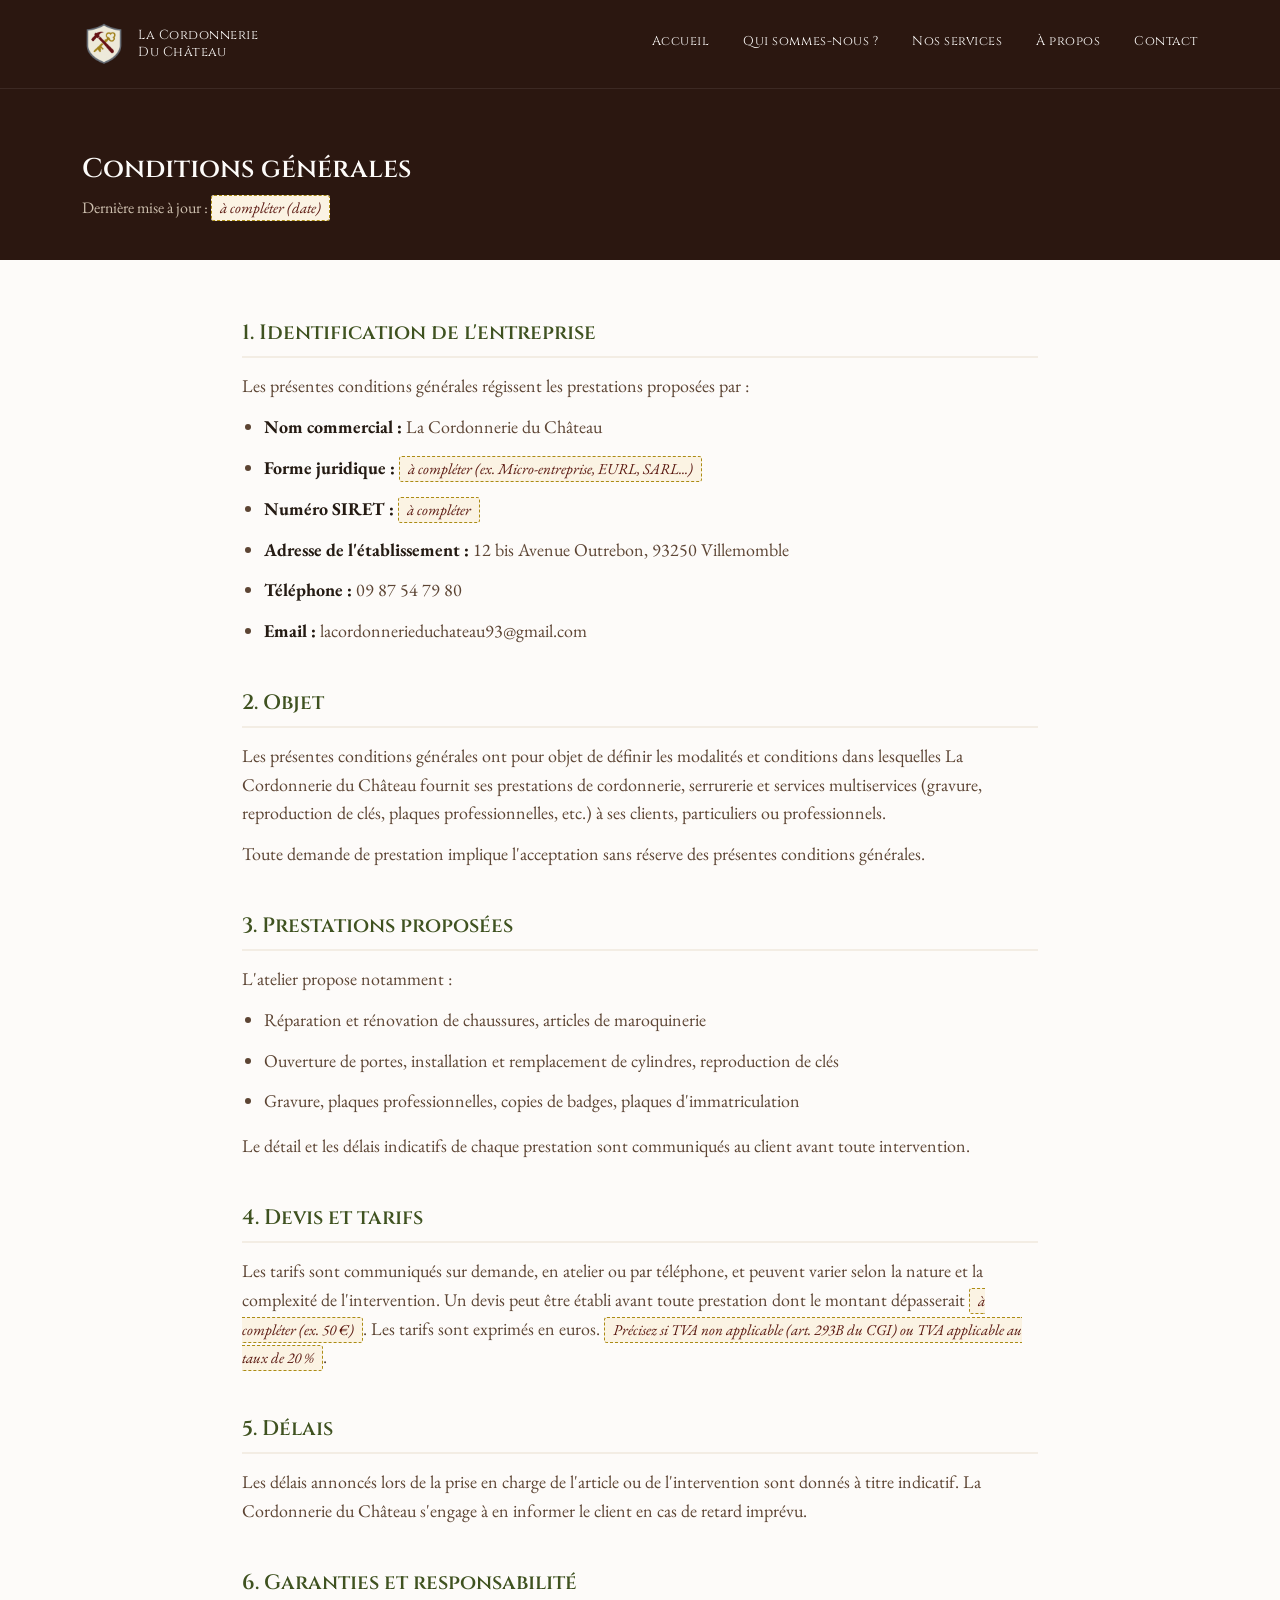
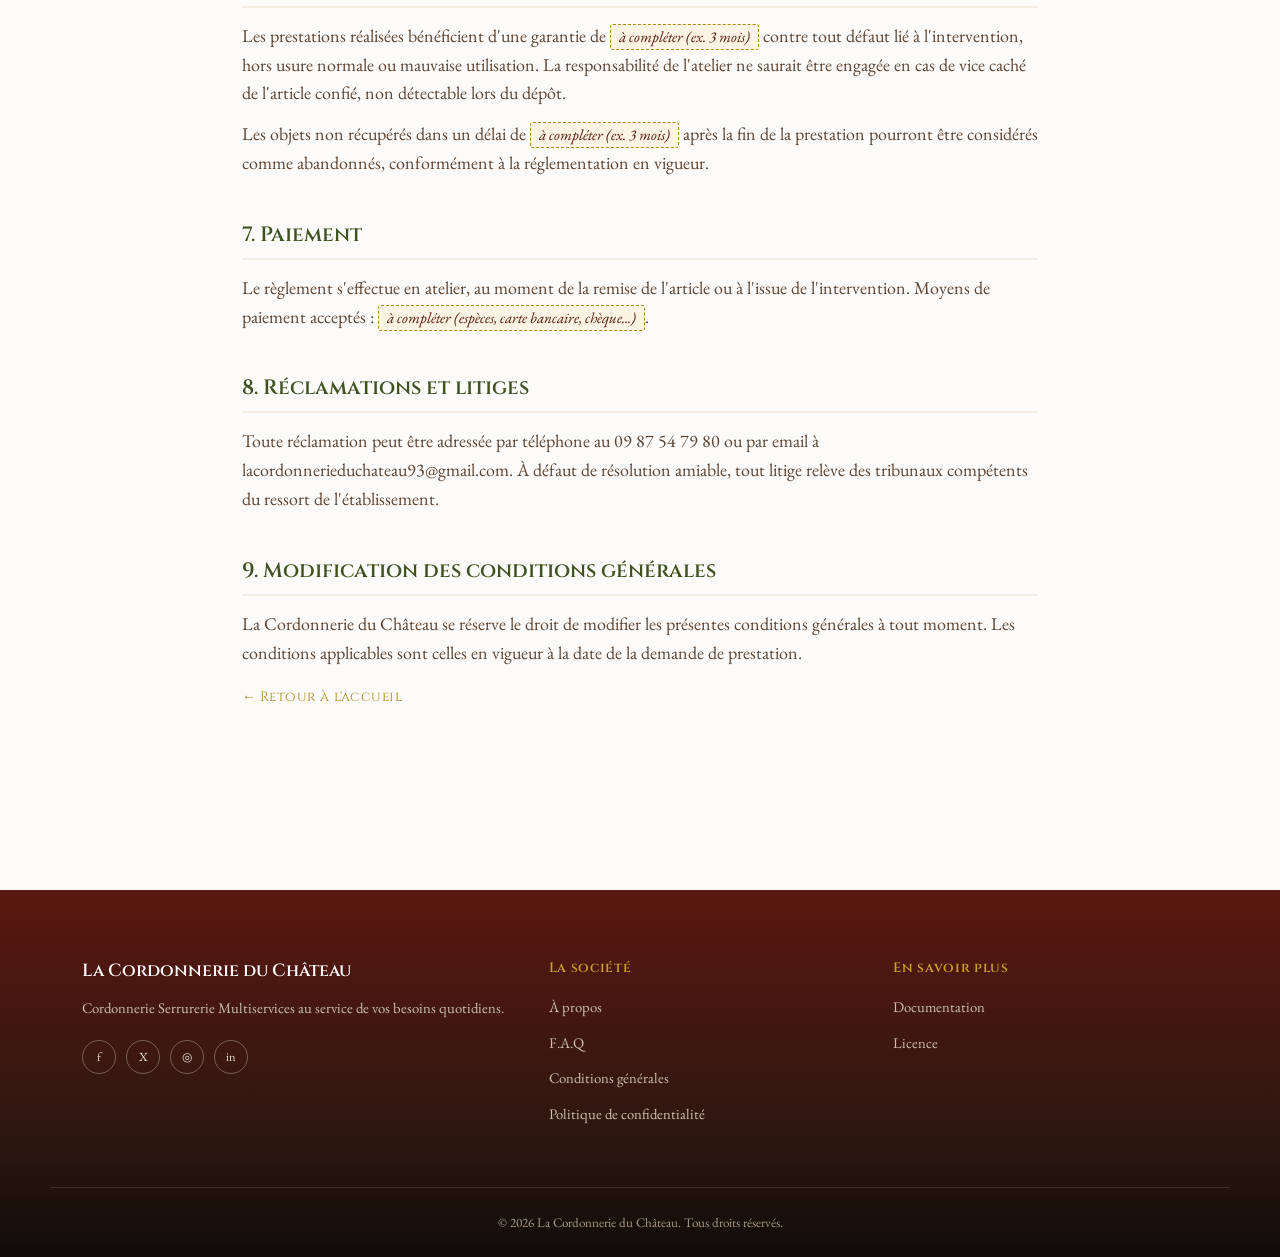
<file: conditiongeneral.html>
<!DOCTYPE html>
<html lang="fr">
<head>
<meta charset="UTF-8">
<meta name="viewport" content="width=device-width, initial-scale=1.0">
<title>Conditions générales — La Cordonnerie du Château</title>
<link rel="preconnect" href="https://fonts.googleapis.com">
<link href="https://fonts.googleapis.com/css2?family=Cinzel:wght@400;500;600;700&family=EB+Garamond:ital,wght@0,400;0,500;0,600;1,400&family=Dancing+Script:wght@600&display=swap" rel="stylesheet">
<link rel="stylesheet" href="style.css">
</head>
<body>

<!-- ===== HEADER ===== -->
<header class="site-header">
  <div class="container header-inner">
    <a href="index.html" class="logo">
      <img src="logo.png" class="logo-crest" alt="Blason La Cordonnerie du Château">
      <span class="logo-text">La Cordonnerie<br>Du Château</span>
    </a>
    <nav class="main-nav" id="main-nav">
      <a href="index.html#accueil">Accueil</a>
      <a href="index.html#histoire">Qui sommes-nous&nbsp;?</a>
      <a href="index.html#services">Nos services</a>
      <a href="index.html#apropos">À propos</a>
      <a href="index.html#contact">Contact</a>
    </nav>
    <button class="nav-toggle" id="nav-toggle" aria-label="Ouvrir le menu" aria-expanded="false">
      <span></span><span></span><span></span>
    </button>
  </div>
</header>

<!-- ===== EN-TÊTE PAGE ===== -->
<section class="legal-hero">
  <div class="container">
    <h1>Conditions générales</h1>
    <p>Dernière mise à jour&nbsp;: <span class="legal-fill">à compléter (date)</span></p>
  </div>
</section>

<!-- ===== CONTENU ===== -->
<section class="legal-content">
  <div class="container">

    <h2>1. Identification de l'entreprise</h2>
    <p>Les présentes conditions générales régissent les prestations proposées par&nbsp;:</p>
    <ul>
      <li><strong>Nom commercial&nbsp;:</strong> La Cordonnerie du Château</li>
      <li><strong>Forme juridique&nbsp;:</strong> <span class="legal-fill">à compléter (ex. Micro-entreprise, EURL, SARL...)</span></li>
      <li><strong>Numéro SIRET&nbsp;:</strong> <span class="legal-fill">à compléter</span></li>
      <li><strong>Adresse de l'établissement&nbsp;:</strong> 12 bis Avenue Outrebon, 93250 Villemomble</li>
      <li><strong>Téléphone&nbsp;:</strong> 09 87 54 79 80</li>
      <li><strong>Email&nbsp;:</strong> lacordonnerieduchateau93@gmail.com</li>
    </ul>

    <h2>2. Objet</h2>
    <p>Les présentes conditions générales ont pour objet de définir les modalités et conditions dans lesquelles La Cordonnerie du Château fournit ses prestations de cordonnerie, serrurerie et services multiservices (gravure, reproduction de clés, plaques professionnelles, etc.) à ses clients, particuliers ou professionnels.</p>
    <p>Toute demande de prestation implique l'acceptation sans réserve des présentes conditions générales.</p>

    <h2>3. Prestations proposées</h2>
    <p>L'atelier propose notamment&nbsp;:</p>
    <ul>
      <li>Réparation et rénovation de chaussures, articles de maroquinerie</li>
      <li>Ouverture de portes, installation et remplacement de cylindres, reproduction de clés</li>
      <li>Gravure, plaques professionnelles, copies de badges, plaques d'immatriculation</li>
    </ul>
    <p>Le détail et les délais indicatifs de chaque prestation sont communiqués au client avant toute intervention.</p>

    <h2>4. Devis et tarifs</h2>
    <p>Les tarifs sont communiqués sur demande, en atelier ou par téléphone, et peuvent varier selon la nature et la complexité de l'intervention. Un devis peut être établi avant toute prestation dont le montant dépasserait <span class="legal-fill">à compléter (ex. 50 €)</span>. Les tarifs sont exprimés en euros. <span class="legal-fill">Précisez si TVA non applicable (art. 293B du CGI) ou TVA applicable au taux de 20 %</span>.</p>

    <h2>5. Délais</h2>
    <p>Les délais annoncés lors de la prise en charge de l'article ou de l'intervention sont donnés à titre indicatif. La Cordonnerie du Château s'engage à en informer le client en cas de retard imprévu.</p>

    <h2>6. Garanties et responsabilité</h2>
    <p>Les prestations réalisées bénéficient d'une garantie de <span class="legal-fill">à compléter (ex. 3 mois)</span> contre tout défaut lié à l'intervention, hors usure normale ou mauvaise utilisation. La responsabilité de l'atelier ne saurait être engagée en cas de vice caché de l'article confié, non détectable lors du dépôt.</p>
    <p>Les objets non récupérés dans un délai de <span class="legal-fill">à compléter (ex. 3 mois)</span> après la fin de la prestation pourront être considérés comme abandonnés, conformément à la réglementation en vigueur.</p>

    <h2>7. Paiement</h2>
    <p>Le règlement s'effectue en atelier, au moment de la remise de l'article ou à l'issue de l'intervention. Moyens de paiement acceptés&nbsp;: <span class="legal-fill">à compléter (espèces, carte bancaire, chèque...)</span>.</p>

    <h2>8. Réclamations et litiges</h2>
    <p>Toute réclamation peut être adressée par téléphone au 09 87 54 79 80 ou par email à lacordonnerieduchateau93@gmail.com. À défaut de résolution amiable, tout litige relève des tribunaux compétents du ressort de l'établissement.</p>

    <h2>9. Modification des conditions générales</h2>
    <p>La Cordonnerie du Château se réserve le droit de modifier les présentes conditions générales à tout moment. Les conditions applicables sont celles en vigueur à la date de la demande de prestation.</p>

    <a class="legal-back" href="index.html">&larr; Retour à l'accueil</a>
  </div>
</section>

<!-- ===== FOOTER ===== -->
<footer class="site-footer">
  <div class="container footer-inner">
    <div class="footer-brand">
      <h4>La Cordonnerie du Château</h4>
      <p>Cordonnerie Serrurerie Multiservices au service de vos besoins quotidiens.</p>
      <div class="footer-social">
        <a href="#" aria-label="Facebook">f</a>
        <a href="#" aria-label="Twitter">X</a>
        <a href="#" aria-label="Instagram">◎</a>
        <a href="#" aria-label="LinkedIn">in</a>
      </div>
    </div>
    <div class="footer-col">
      <h5>La société</h5>
      <a href="index.html#apropos">À propos</a>
      <a href="#">F.A.Q</a>
      <a href="conditionGeneral.html">Conditions générales</a>
      <a href="politiqueConfidentialite.html">Politique de confidentialité</a>
    </div>
    <div class="footer-col">
      <h5>En savoir plus</h5>
      <a href="#">Documentation</a>
      <a href="#">Licence</a>
    </div>
  </div>
  <div class="footer-bottom">
    <p>&copy; 2026 La Cordonnerie du Château. Tous droits réservés.</p>
  </div>
</footer>

<script src="script.js"></script>
</body>
</html>
</file>
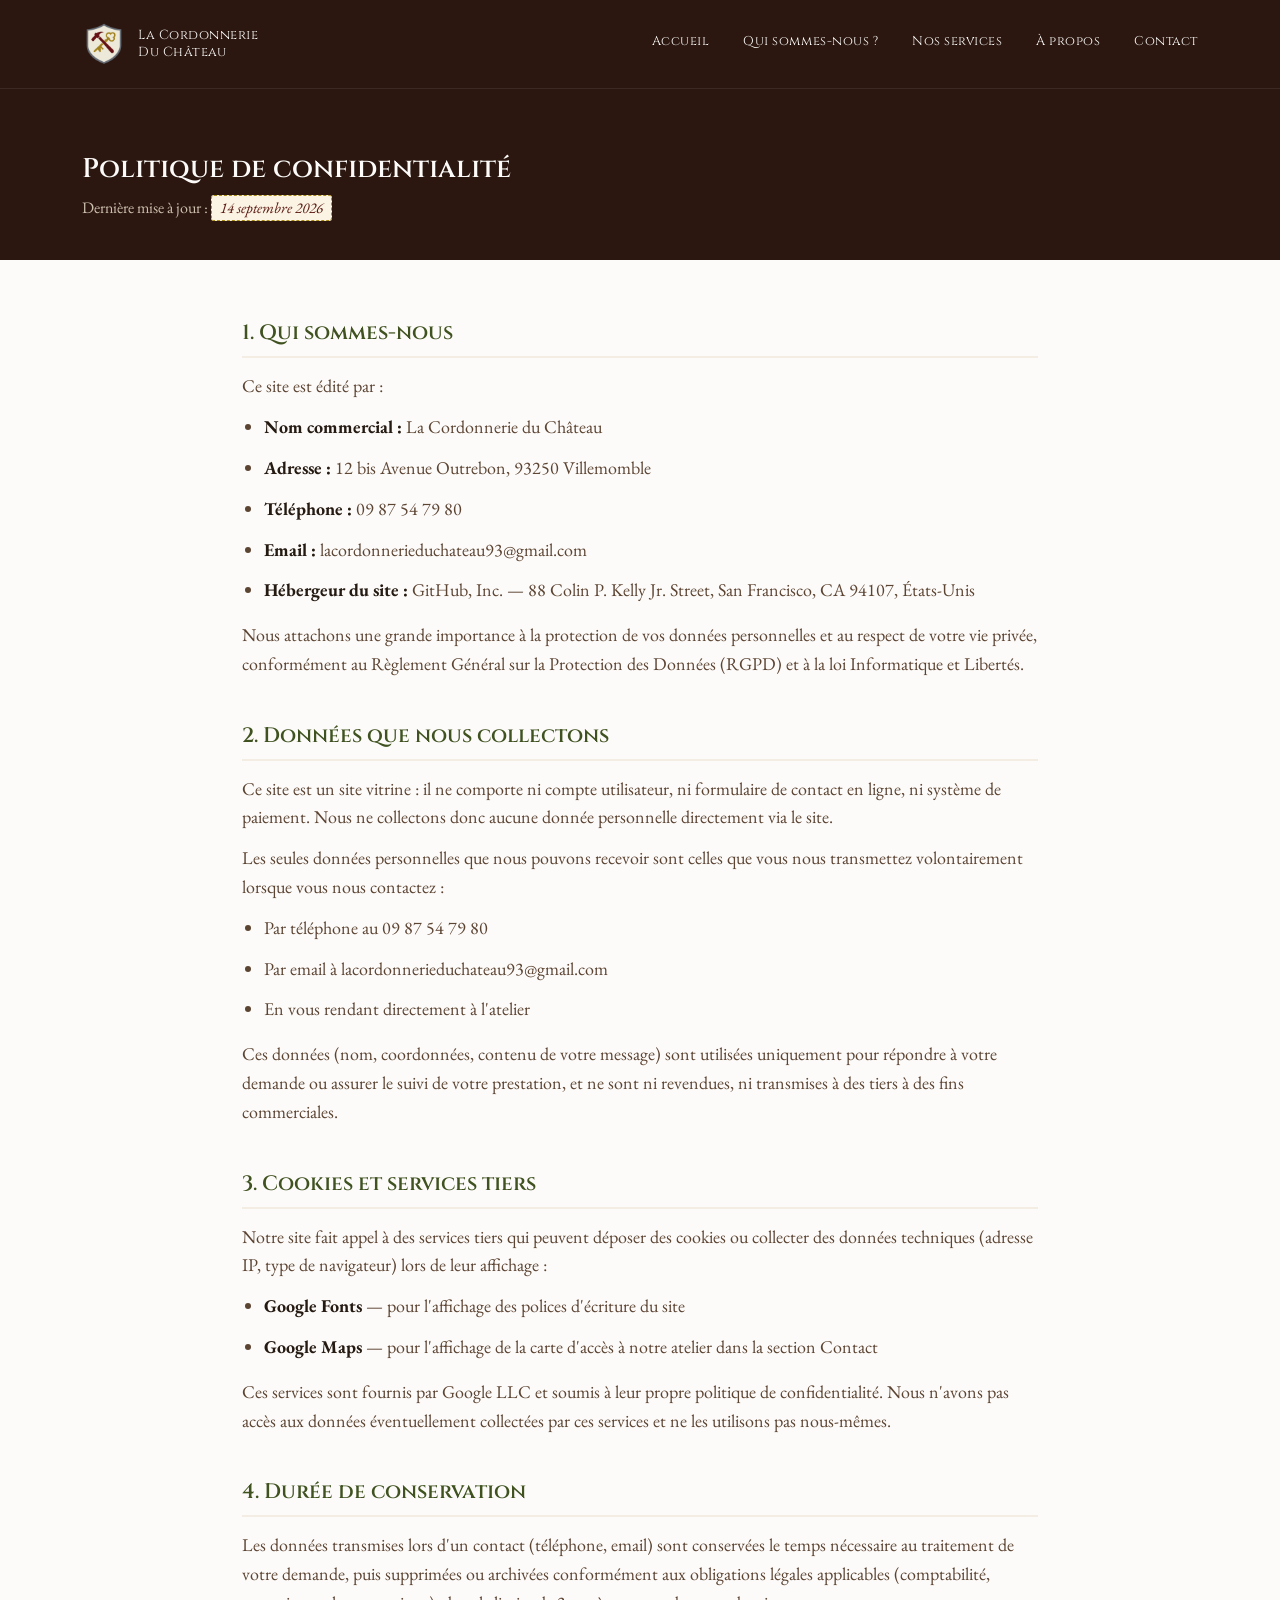
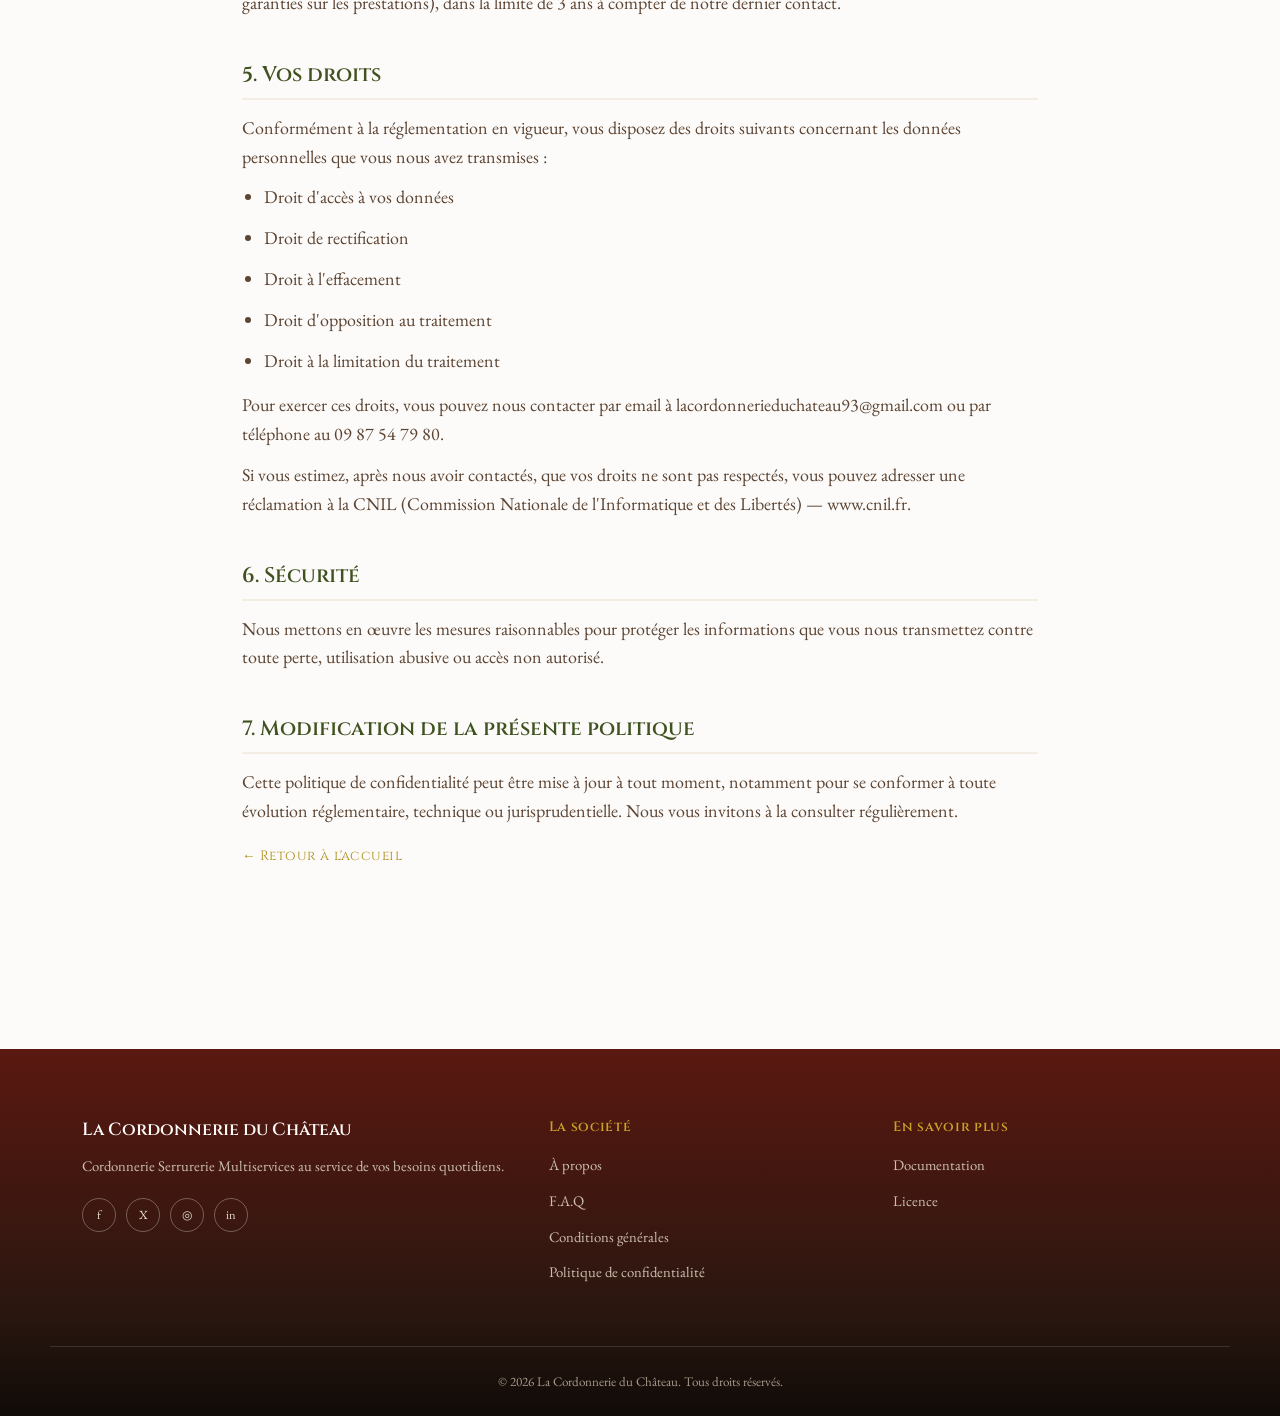
<file: Politiqueconfidentialite.html>
<!DOCTYPE html>
<html lang="fr">
<head>
<meta charset="UTF-8">
<meta name="viewport" content="width=device-width, initial-scale=1.0">
<title>Politique de confidentialité — La Cordonnerie du Château</title>
<link rel="preconnect" href="https://fonts.googleapis.com">
<link href="https://fonts.googleapis.com/css2?family=Cinzel:wght@400;500;600;700&family=EB+Garamond:ital,wght@0,400;0,500;0,600;1,400&family=Dancing+Script:wght@600&display=swap" rel="stylesheet">
<link rel="stylesheet" href="style.css">
</head>
<body>

<!-- ===== HEADER ===== -->
<header class="site-header">
  <div class="container header-inner">
    <a href="index.html" class="logo">
      <img src="logo.png" class="logo-crest" alt="Blason La Cordonnerie du Château">
      <span class="logo-text">La Cordonnerie<br>Du Château</span>
    </a>
    <nav class="main-nav" id="main-nav">
      <a href="index.html#accueil">Accueil</a>
      <a href="index.html#histoire">Qui sommes-nous&nbsp;?</a>
      <a href="index.html#services">Nos services</a>
      <a href="index.html#apropos">À propos</a>
      <a href="index.html#contact">Contact</a>
    </nav>
    <button class="nav-toggle" id="nav-toggle" aria-label="Ouvrir le menu" aria-expanded="false">
      <span></span><span></span><span></span>
    </button>
  </div>
</header>

<!-- ===== EN-TÊTE PAGE ===== -->
<section class="legal-hero">
  <div class="container">
    <h1>Politique de confidentialité</h1>
    <p>Dernière mise à jour&nbsp;: <span class="legal-fill">14 septembre 2026</span></p>
  </div>
</section>

<!-- ===== CONTENU ===== -->
<section class="legal-content">
  <div class="container">

    <h2>1. Qui sommes-nous</h2>
    <p>Ce site est édité par&nbsp;:</p>
    <ul>
      <li><strong>Nom commercial&nbsp;:</strong> La Cordonnerie du Château</li>
      <li><strong>Adresse&nbsp;:</strong> 12 bis Avenue Outrebon, 93250 Villemomble</li>
      <li><strong>Téléphone&nbsp;:</strong> 09 87 54 79 80</li>
      <li><strong>Email&nbsp;:</strong> lacordonnerieduchateau93@gmail.com</li>
      <li><strong>Hébergeur du site&nbsp;:</strong> GitHub, Inc. — 88 Colin P. Kelly Jr. Street, San Francisco, CA 94107, États-Unis</li>
    </ul>
    <p>Nous attachons une grande importance à la protection de vos données personnelles et au respect de votre vie privée, conformément au Règlement Général sur la Protection des Données (RGPD) et à la loi Informatique et Libertés.</p>

    <h2>2. Données que nous collectons</h2>
    <p>Ce site est un site vitrine&nbsp;: il ne comporte ni compte utilisateur, ni formulaire de contact en ligne, ni système de paiement. Nous ne collectons donc aucune donnée personnelle directement via le site.</p>
    <p>Les seules données personnelles que nous pouvons recevoir sont celles que vous nous transmettez volontairement lorsque vous nous contactez&nbsp;:</p>
    <ul>
      <li>Par téléphone au 09 87 54 79 80</li>
      <li>Par email à lacordonnerieduchateau93@gmail.com</li>
      <li>En vous rendant directement à l'atelier</li>
    </ul>
    <p>Ces données (nom, coordonnées, contenu de votre message) sont utilisées uniquement pour répondre à votre demande ou assurer le suivi de votre prestation, et ne sont ni revendues, ni transmises à des tiers à des fins commerciales.</p>

    <h2>3. Cookies et services tiers</h2>
    <p>Notre site fait appel à des services tiers qui peuvent déposer des cookies ou collecter des données techniques (adresse IP, type de navigateur) lors de leur affichage&nbsp;:</p>
    <ul>
      <li><strong>Google Fonts</strong> — pour l'affichage des polices d'écriture du site</li>
      <li><strong>Google Maps</strong> — pour l'affichage de la carte d'accès à notre atelier dans la section Contact</li>
    </ul>
    <p>Ces services sont fournis par Google LLC et soumis à leur propre politique de confidentialité. Nous n'avons pas accès aux données éventuellement collectées par ces services et ne les utilisons pas nous-mêmes.</p>

    <h2>4. Durée de conservation</h2>
    <p>Les données transmises lors d'un contact (téléphone, email) sont conservées le temps nécessaire au traitement de votre demande, puis supprimées ou archivées conformément aux obligations légales applicables (comptabilité, garanties sur les prestations), dans la limite de 3 ans à compter de notre dernier contact.</p>

    <h2>5. Vos droits</h2>
    <p>Conformément à la réglementation en vigueur, vous disposez des droits suivants concernant les données personnelles que vous nous avez transmises&nbsp;:</p>
    <ul>
      <li>Droit d'accès à vos données</li>
      <li>Droit de rectification</li>
      <li>Droit à l'effacement</li>
      <li>Droit d'opposition au traitement</li>
      <li>Droit à la limitation du traitement</li>
    </ul>
    <p>Pour exercer ces droits, vous pouvez nous contacter par email à lacordonnerieduchateau93@gmail.com ou par téléphone au 09 87 54 79 80.</p>
    <p>Si vous estimez, après nous avoir contactés, que vos droits ne sont pas respectés, vous pouvez adresser une réclamation à la CNIL (Commission Nationale de l'Informatique et des Libertés) — <a href="https://www.cnil.fr" target="_blank" rel="noopener">www.cnil.fr</a>.</p>

    <h2>6. Sécurité</h2>
    <p>Nous mettons en œuvre les mesures raisonnables pour protéger les informations que vous nous transmettez contre toute perte, utilisation abusive ou accès non autorisé.</p>

    <h2>7. Modification de la présente politique</h2>
    <p>Cette politique de confidentialité peut être mise à jour à tout moment, notamment pour se conformer à toute évolution réglementaire, technique ou jurisprudentielle. Nous vous invitons à la consulter régulièrement.</p>

    <a class="legal-back" href="index.html">&larr; Retour à l'accueil</a>
  </div>
</section>

<!-- ===== FOOTER ===== -->
<footer class="site-footer">
  <div class="container footer-inner">
    <div class="footer-brand">
      <h4>La Cordonnerie du Château</h4>
      <p>Cordonnerie Serrurerie Multiservices au service de vos besoins quotidiens.</p>
      <div class="footer-social">
        <a href="#" aria-label="Facebook">f</a>
        <a href="#" aria-label="Twitter">X</a>
        <a href="#" aria-label="Instagram">◎</a>
        <a href="#" aria-label="LinkedIn">in</a>
      </div>
    </div>
    <div class="footer-col">
      <h5>La société</h5>
      <a href="index.html#apropos">À propos</a>
      <a href="#">F.A.Q</a>
      <a href="conditionGeneral.html">Conditions générales</a>
      <a href="politiqueConfidentialite.html">Politique de confidentialité</a>
    </div>
    <div class="footer-col">
      <h5>En savoir plus</h5>
      <a href="#">Documentation</a>
      <a href="#">Licence</a>
    </div>
  </div>
  <div class="footer-bottom">
    <p>&copy; 2026 La Cordonnerie du Château. Tous droits réservés.</p>
  </div>
</footer>

<script src="script.js"></script>
</body>
</html>
</file>
<file: style.css>
/* =========================================================
   LA CORDONNERIE DU CHÂTEAU — style.css
   ========================================================= */

:root {
  --cream: #fdfbf9;
  --cream-2: #f3ede4;
  --maroon-dark: #2b1710;
  --maroon: #4a1c10;
  --maroon-light: #5a1810;
  --gold: #ab8b14;
  --gold-light: #c9a227;
  --green-dark: #3f5220;
  --green-deep: #21390b;
  --text-brown: #5c4433;
  --text-dark: #241a12;
  --font-display: 'Cinzel', serif;
  --font-body: 'EB Garamond', Georgia, serif;
  --font-script: 'Dancing Script', cursive;
}

* { box-sizing: border-box; margin: 0; padding: 0; }

html { scroll-behavior: smooth; }

body {
  font-family: var(--font-body);
  color: var(--text-brown);
  background: var(--cream);
  font-size: 1.125rem;
  line-height: 1.6;
}

img { max-width: 100%; display: block; }

a { text-decoration: none; color: inherit; }

.container {
  max-width: 1180px;
  margin: 0 auto;
  padding: 0 32px;
}

h1, h2, h3, h4, h5 {
  font-family: var(--font-display);
  color: var(--green-dark);
  font-weight: 600;
  line-height: 1.25;
}

h2 { font-size: clamp(1.8rem, 3vw, 2.4rem); }

/* ---------- BUTTONS ---------- */
.btn {
  display: inline-block;
  font-family: var(--font-display);
  font-size: 0.85rem;
  letter-spacing: 0.06em;
  padding: 14px 30px;
  border: 1px solid transparent;
  transition: transform .2s ease, background .2s ease, color .2s ease;
}
.btn-gold {
  background: var(--gold);
  color: var(--cream);
}
.btn-gold:hover { background: var(--gold-light); transform: translateY(-2px); }
.btn-outline {
  background: transparent;
  border-color: var(--cream);
  color: var(--cream);
}
.btn-outline:hover { background: rgba(253,251,249,.12); transform: translateY(-2px); }
.btn-small { font-size: .75rem; padding: 10px 20px; margin-top: 14px; }

/* ---------- HEADER ---------- */
.site-header {
  position: sticky;
  top: 0;
  z-index: 50;
  background: var(--maroon-dark);
  border-bottom: 1px solid rgba(253,251,249,.08);
}
.header-inner {
  display: flex;
  align-items: center;
  justify-content: space-between;
  height: 88px;
}
.logo { display: flex; align-items: center; gap: 12px; }
.logo-crest { width: 44px; height: 44px; border-radius: 4px; }
.logo-text {
  font-family: var(--font-display);
  color: var(--cream);
  font-size: .82rem;
  letter-spacing: .04em;
  line-height: 1.3;
}
.main-nav { display: flex; gap: 34px; }
.main-nav a {
  color: var(--cream);
  font-family: var(--font-display);
  font-size: .8rem;
  letter-spacing: .04em;
  position: relative;
  padding-bottom: 4px;
}
.main-nav a::after {
  content: '';
  position: absolute;
  left: 0; bottom: 0;
  width: 0; height: 1px;
  background: var(--gold-light);
  transition: width .25s ease;
}
.main-nav a:hover::after { width: 100%; }

.nav-toggle {
  display: none;
  flex-direction: column;
  gap: 5px;
  background: none;
  border: none;
  cursor: pointer;
  padding: 6px;
}
.nav-toggle span {
  width: 24px; height: 2px;
  background: var(--cream);
}

/* ---------- HERO ---------- */
.hero {
  position: relative;
  min-height: 620px;
  display: flex;
  align-items: flex-end;
  color: var(--cream);
}
.hero-bg { position: absolute; inset: 0; overflow: hidden; }
.hero-img { width: 100%; height: 100%; object-fit: cover; }
.hero-overlay {
  position: absolute; inset: 0;
  background: linear-gradient(100deg, rgba(30,16,10,.92) 20%, rgba(30,16,10,.55) 60%, rgba(30,16,10,.35) 100%);
}
.hero-content { position: relative; padding-bottom: 90px; max-width: 640px; }
.hero-content h1 {
  color: var(--cream);
  font-size: clamp(2rem, 4.2vw, 3.1rem);
  margin-bottom: 20px;
}
.hero-text { max-width: 480px; margin-bottom: 32px; color: #ece6dd; }
.hero-actions { display: flex; gap: 18px; flex-wrap: wrap; }

.hero-badge {
  position: absolute;
  right: 32px;
  bottom: 32px;
  width: 320px;
  background: var(--maroon-light);
  color: var(--cream);
  padding: 24px 28px;
  z-index: 5;
  box-shadow: 0 12px 30px rgba(0,0,0,.25);
}
.hero-badge-title {
  font-family: var(--font-display);
  color: var(--gold-light);
  font-size: 1rem;
  margin-bottom: 10px;
}
.hero-badge-text { font-size: .92rem; color: #ecdfd6; }
.hero-badge-brands {
  font-family: var(--font-display);
  font-size: .78rem;
  letter-spacing: .04em;
  color: var(--gold-light);
  margin-top: 12px;
  padding-top: 12px;
  border-top: 1px solid rgba(253,251,249,.2);
}

/* ---------- STATS ---------- */
.stats { padding: 60px 0; }
.stats-inner {
  display: flex;
  gap: 60px;
  flex-wrap: wrap;
}
.stat { display: flex; flex-direction: column; gap: 6px; max-width: 200px; }
.stat-number {
  font-family: var(--font-display);
  font-size: 2.4rem;
  color: var(--green-dark);
}
.stat-label { font-size: .95rem; color: var(--text-brown); }

/* ---------- PARTNERS ---------- */
.partners { padding: 20px 0 80px; }
.partners-inner {
  display: flex;
  align-items: center;
  justify-content: space-between;
  flex-wrap: wrap;
  gap: 24px;
  opacity: .8;
}
.brand-logo {
  font-family: var(--font-display);
  font-weight: 700;
  font-size: 1.1rem;
  padding: 10px 18px;
  border-radius: 3px;
  letter-spacing: .02em;
  display: flex;
  flex-direction: column;
  align-items: center;
  line-height: 1.2;
}
.brand-logo small {
  font-family: var(--font-body);
  font-weight: 400;
  font-size: .55rem;
  letter-spacing: .08em;
  text-transform: uppercase;
}
.brand-abus { background: #c8102e; color: #fff; }
.brand-bricard { background: #12356b; color: #fff; }
.brand-vachette { background: #fff; color: #c8102e; border: 1px solid #e3ded4; }
.brand-collonil { background: #fff; color: #2f5233; border: 1px solid #e3ded4; }
.brand-saphir { background: #12356b; color: #fff; }

/* ---------- STORY ---------- */
.story { padding: 40px 0 90px; }
.story-inner {
  display: grid;
  grid-template-columns: 1fr 1fr;
  gap: 64px;
  align-items: center;
}
.story-text h2 { margin-bottom: 22px; }
.story-text p { margin-bottom: 16px; }
.story-image img {
  border: 6px solid var(--gold);
  width: 100%;
}

/* ---------- SERVICES ---------- */
.services {
  background: var(--gold);
  color: var(--cream);
  padding: 90px 0;
}
.services-head {
  display: grid;
  grid-template-columns: 1fr 1fr;
  gap: 48px;
  align-items: start;
  margin-bottom: 56px;
}
.services-head h2 { color: var(--cream); font-size: clamp(1.6rem,3vw,2.2rem); }
.services-head p { color: #f6ecc9; }
.services-grid {
  display: grid;
  grid-template-columns: repeat(3, 1fr);
  gap: 32px;
}
.service-card img { margin-bottom: 18px; }
.service-card h3 {
  color: var(--cream);
  font-size: 1.2rem;
  margin-bottom: 10px;
}
.service-card p { color: #f6ecc9; font-size: .98rem; }

/* ---------- DIFFERENCE ---------- */
.difference { padding: 90px 0; }
.difference-inner {
  display: grid;
  grid-template-columns: 1fr 1.1fr;
  gap: 60px;
  align-items: start;
}
.difference-text h2 {
  position: relative;
  padding-bottom: 18px;
  margin-bottom: 20px;
}
.difference-text h2::after {
  content: '';
  position: absolute;
  left: 0; bottom: 0;
  width: 64px; height: 2px;
  background: var(--text-brown);
}
.difference-text p { margin-bottom: 14px; }
.difference-grid {
  display: grid;
  grid-template-columns: repeat(4, 1fr);
  gap: 24px;
  text-align: center;
}
.diff-icon {
  width: 68px; height: 68px;
  margin: 0 auto 14px;
  border-radius: 50%;
  background: var(--green-deep);
  border: 3px solid var(--gold);
  display: flex; align-items: center; justify-content: center;
  font-size: 1.5rem;
}
.diff-title {
  font-family: var(--font-display);
  font-size: .88rem;
  color: var(--text-dark);
  letter-spacing: .02em;
  margin-bottom: 10px;
}
.diff-text {
  font-size: .88rem;
  line-height: 1.5;
}

/* ---------- BANNER ---------- */
.banner { line-height: 0; }
.banner img { width: 100%; height: 360px; object-fit: cover; }

/* ---------- ABOUT ---------- */
.about { padding: 90px 0; text-align: center; }
.about h2 { text-align: left; margin-bottom: 6px; }
.about-tagline {
  font-family: var(--font-script);
  color: var(--gold);
  font-size: 1.8rem;
  margin: 10px 0 26px;
}
.about-subtitle {
  max-width: 760px;
  margin: 0 auto 20px;
  color: var(--text-dark);
  font-family: var(--font-body);
  font-weight: 600;
  font-style: italic;
  font-size: 1.3rem;
}
.about-text {
  max-width: 720px;
  margin: 0 auto 56px;
}
.about-grid {
  display: grid;
  grid-template-columns: repeat(3, 1fr);
  gap: 28px;
  text-align: center;
}
.about-grid figcaption {
  margin-top: 14px;
  font-family: var(--font-display);
  color: var(--gold);
  font-size: .95rem;
  font-weight: 600;
}
.about-grid figure p {
  margin-top: 10px;
  font-size: .92rem;
  text-align: left;
}

/* ---------- CONTACT ---------- */
.contact { padding: 90px 0 0; }
.contact h2 { margin-bottom: 18px; }
.contact > .container > p { max-width: 620px; margin-bottom: 50px; }

.contact-card {
  background: var(--green-deep);
  color: var(--cream);
  display: grid;
  grid-template-columns: 1fr 1fr;
  overflow: hidden;
}
.contact-map { position: relative; min-height: 420px; }
.contact-map img { width: 100%; height: 100%; object-fit: cover; }
.contact-map iframe { width: 100%; height: 100%; min-height: 420px; border: 0; display: block; }
.contact-map .btn { position: absolute; left: 24px; bottom: 24px; margin-top: 0; }

.contact-info { padding: 48px 44px; }
.contact-info h3 { color: var(--cream); margin-bottom: 22px; }
.contact-info ul { list-style: none; margin-bottom: 22px; }
.contact-info li { margin-bottom: 10px; font-size: 1rem; }
.contact-hours-title {
  font-family: var(--font-display);
  color: var(--gold-light);
  font-size: .9rem;
  margin-bottom: 10px;
}
.contact-hours { list-style: none; margin-bottom: 24px; }
.contact-hours li { font-size: .95rem; margin-bottom: 6px; color: #d9e2cf; }
.contact-note { font-size: .9rem; color: #c9d3bf; }

.message-card {
  background: var(--cream-2);
  padding: 44px 44px 40px;
  margin-top: 32px;
}
.message-card h3 { margin-bottom: 8px; }
.message-intro { margin-bottom: 26px; }
.message-row { display: grid; grid-template-columns: 1fr 1fr; gap: 20px; }
.message-field { margin-bottom: 20px; display: flex; flex-direction: column; }
.message-field label {
  font-family: var(--font-display);
  font-size: .8rem;
  letter-spacing: .03em;
  color: var(--green-dark);
  margin-bottom: 8px;
}
.message-field input,
.message-field textarea {
  font-family: var(--font-body);
  font-size: 1rem;
  color: var(--text-dark);
  background: var(--cream);
  border: 1px solid #ded4c2;
  padding: 12px 14px;
  resize: vertical;
}
.message-field input:focus,
.message-field textarea:focus {
  outline: none;
  border-color: var(--gold);
}
.message-form .btn { border: none; cursor: pointer; }
.message-note {
  margin-top: 14px;
  font-size: .85rem;
  color: var(--text-brown);
  font-style: italic;
}

@media (max-width: 640px) {
  .message-row { grid-template-columns: 1fr; }
  .message-card { padding: 32px 24px; }
}

/* ---------- FOOTER ---------- */
.site-footer {
  margin-top: 90px;
  background: linear-gradient(180deg, var(--maroon-light) 0%, var(--maroon-dark) 70%, #100b08 100%);
  color: #e9ddd2;
  padding-top: 70px;
}
.footer-inner {
  display: grid;
  grid-template-columns: 1.4fr 1fr 1fr;
  gap: 40px;
  padding-bottom: 50px;
  border-bottom: 1px solid rgba(253,251,249,.12);
}
.footer-brand h4 {
  color: var(--cream);
  font-size: 1.1rem;
  margin-bottom: 14px;
}
.footer-brand p { font-size: .92rem; margin-bottom: 20px; color: #cdbfae; }
.footer-social { display: flex; gap: 10px; }
.footer-social a {
  width: 34px; height: 34px;
  border: 1px solid rgba(253,251,249,.3);
  border-radius: 50%;
  display: flex; align-items: center; justify-content: center;
  font-size: .78rem;
}
.footer-col h5 {
  color: var(--gold-light);
  font-size: .85rem;
  letter-spacing: .05em;
  margin-bottom: 18px;
}
.footer-col a { display: block; font-size: .92rem; margin-bottom: 12px; color: #cdbfae; }
.footer-bottom {
  text-align: center;
  padding: 24px 0;
  font-size: .82rem;
  color: #a89a8a;
}

/* =========================================================
   RESPONSIVE
   ========================================================= */
@media (max-width: 900px) {
  .story-inner,
  .services-head,
  .difference-inner,
  .contact-card { grid-template-columns: 1fr; }
  .services-grid,
  .about-grid { grid-template-columns: 1fr 1fr; }
  .difference-grid { grid-template-columns: repeat(2, 1fr); }
  .footer-inner { grid-template-columns: 1fr 1fr; }
  .hero { flex-direction: column; align-items: stretch; }
  .hero-badge { position: static; width: auto; margin-top: 40px; }
  .hero-content { padding-bottom: 40px; }
}

@media (max-width: 640px) {
  .main-nav {
    position: absolute;
    top: 88px; left: 0; right: 0;
    background: var(--maroon-dark);
    flex-direction: column;
    padding: 20px 32px;
    gap: 18px;
    display: none;
  }
  .main-nav.open { display: flex; }
  .nav-toggle { display: flex; }
  .stats-inner { gap: 32px; }
  .services-grid,
  .about-grid { grid-template-columns: 1fr; }
  .difference-grid { grid-template-columns: 1fr 1fr; }
  .footer-inner { grid-template-columns: 1fr; }
}
/* =========================================================
   PAGES LÉGALES — legal.css (à charger APRÈS style.css)
   ========================================================= */

.legal-hero {
  background: var(--maroon-dark);
  color: var(--cream);
  padding: 64px 0 40px;
}
.legal-hero h1 { color: var(--cream); margin-bottom: 8px; }
.legal-hero p { color: #cdbfae; font-size: 1rem; }

.legal-content { padding: 60px 0 90px; }
.legal-content .container { max-width: 860px; }

.legal-content h2 {
  margin-top: 44px;
  margin-bottom: 14px;
  font-size: 1.3rem;
  border-bottom: 2px solid var(--cream-2);
  padding-bottom: 10px;
}
.legal-content h2:first-of-type { margin-top: 0; }

.legal-content p,
.legal-content li { margin-bottom: 12px; }

.legal-content ul { list-style: disc; padding-left: 22px; margin-bottom: 16px; }

.legal-content strong { color: var(--text-dark); }

.legal-fill {
  background: #fbf3e3;
  border: 1px dashed var(--gold);
  color: var(--maroon-light);
  padding: 2px 8px;
  border-radius: 3px;
  font-style: italic;
  font-size: .95rem;
}

.legal-back {
  display: inline-block;
  margin-top: 8px;
  font-family: var(--font-display);
  font-size: .85rem;
  color: var(--gold);
  letter-spacing: .04em;
}
.legal-back:hover { color: var(--gold-light); }
</file>
